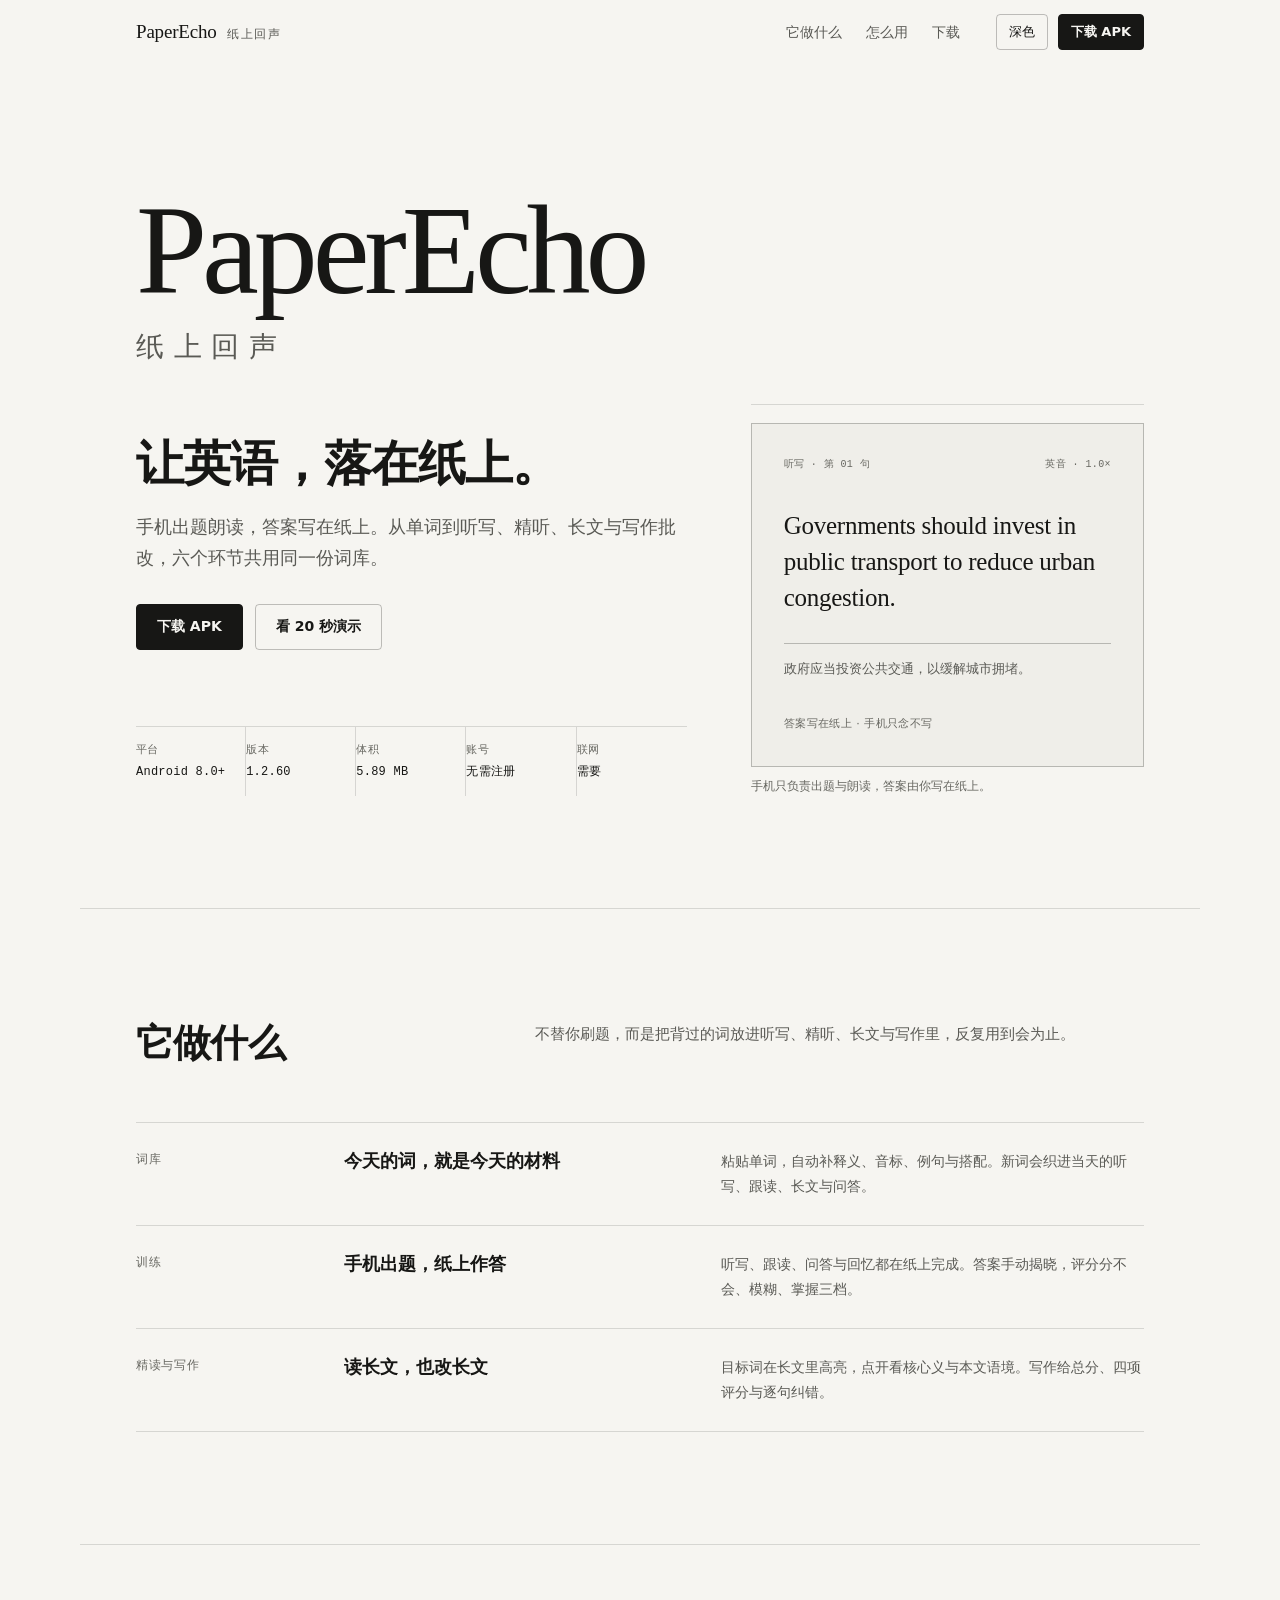
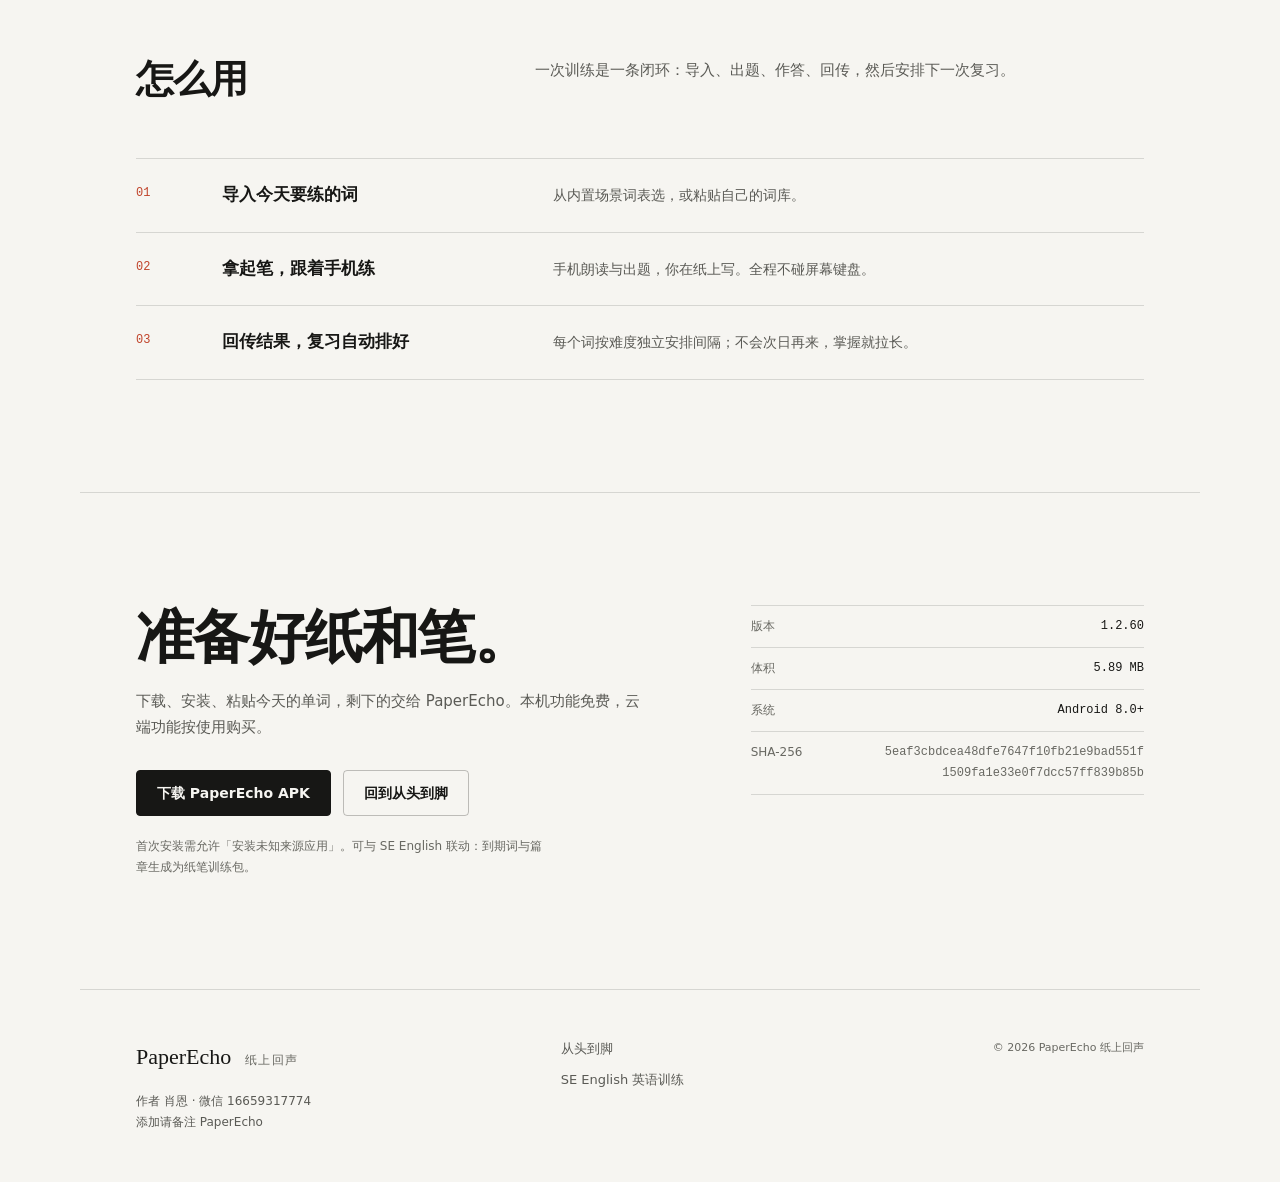
<file: index.html>
<!doctype html>
<html lang="zh-CN">
<head>
<meta charset="utf-8">
<meta name="viewport" content="width=device-width, initial-scale=1">
<title>PaperEcho 纸上回声 · 纸笔备考</title>
<meta name="description" content="手机出题朗读，答案写在纸上。单词、听写、精听、长文与写作批改共用同一份词库。">
<meta name="color-scheme" content="light dark">
<meta name="theme-color" content="#F6F5F1">
<link rel="canonical" href="https://dpenglish-com.github.io/paperecho-site/">
<link rel="icon" href="favicon.svg" type="image/svg+xml">
<meta property="og:type" content="website">
<meta property="og:title" content="PaperEcho 纸上回声 · 纸笔备考">
<meta property="og:description" content="手机出题朗读，答案写在纸上。从单词到听写、精听、长文与写作批改，共用同一份词库。">
<meta property="og:url" content="https://dpenglish-com.github.io/paperecho-site/">
<meta property="og:image" content="https://dpenglish-com.github.io/paperecho-site/assets/og.png">
<meta property="og:image:width" content="1200">
<meta property="og:image:height" content="630">
<meta property="og:image:alt" content="PaperEcho 纸上回声：纸色底上的品牌名与标语「让英语，落在纸上。」，底部标注 Android 8.0+ · 1.2.60 · 5.89 MB。">
<meta property="og:locale" content="zh_CN">
<meta name="twitter:card" content="summary_large_image">
<script>
(function () {
  var t;
  try { t = localStorage.getItem('paperecho-theme'); } catch (e) {}
  if (t !== 'light' && t !== 'dark') {
    t = window.matchMedia && window.matchMedia('(prefers-color-scheme: dark)').matches ? 'dark' : 'light';
  }
  document.documentElement.setAttribute('data-theme', t);
  document.documentElement.classList.add('js');
})();
</script>
<link rel="stylesheet" href="styles.css">
</head>
<body>
<a class="skip" href="#main">跳到主要内容</a>

<header class="site-head" id="top">
  <div class="wrap head-in">
    <a class="brand" href="#top" aria-label="PaperEcho 纸上回声首页">
      <span class="brand-en">PaperEcho</span>
      <span class="brand-cn">纸上回声</span>
    </a>
    <nav class="nav" aria-label="站内导航">
      <a href="#what">它做什么</a>
      <a href="#how">怎么用</a>
      <a href="#download">下载</a>
    </nav>
    <div class="head-actions">
      <button class="theme" id="theme-toggle" type="button">深色</button>
      <a class="btn btn-solid btn-small" href="downloads/PaperEcho.apk" download>下载 APK</a>
    </div>
  </div>
</header>

<main id="main">
  <section class="hero wrap">
    <div class="hero-copy">
      <p class="wordmark-en">PaperEcho</p>
      <h1 class="wordmark-cn">纸上回声</h1>
      <p class="hero-line">让英语，落在纸上。</p>
      <p class="hero-intro">手机出题朗读，答案写在纸上。从单词到听写、精听、长文与写作批改，六个环节共用同一份词库。</p>
      <div class="hero-actions">
        <a class="btn btn-solid" href="downloads/PaperEcho.apk" download>下载 APK</a>
        <button class="btn btn-line" id="film-open" type="button">看 20 秒演示</button>
      </div>
      <dl class="facts">
        <div><dt>平台</dt><dd>Android 8.0+</dd></div>
        <div><dt>版本</dt><dd>1.2.60</dd></div>
        <div><dt>体积</dt><dd>5.89 MB</dd></div>
        <div><dt>账号</dt><dd>无需注册</dd></div>
        <div><dt>联网</dt><dd>需要</dd></div>
      </dl>
    </div>
    <figure class="hero-figure">
      <div class="paper" aria-hidden="true">
        <div class="paper-head"><span>听写 · 第 01 句</span><span>英音 · 1.0×</span></div>
        <p class="paper-en">Governments should invest in public transport to reduce urban congestion.</p>
        <p class="paper-rule"></p>
        <p class="paper-cn">政府应当投资公共交通，以缓解城市拥堵。</p>
        <p class="paper-note">答案写在纸上 · 手机只念不写</p>
      </div>
      <figcaption>手机只负责出题与朗读，答案由你写在纸上。</figcaption>
    </figure>
  </section>

  <section class="section wrap" id="what">
    <header class="section-head">
      <h2>它做什么</h2>
      <p>不替你刷题，而是把背过的词放进听写、精听、长文与写作里，反复用到会为止。</p>
    </header>
    <div class="rows">
      <article class="row">
        <p class="row-k">词库</p>
        <h3>今天的词，就是今天的材料</h3>
        <p>粘贴单词，自动补释义、音标、例句与搭配。新词会织进当天的听写、跟读、长文与问答。</p>
      </article>
      <article class="row">
        <p class="row-k">训练</p>
        <h3>手机出题，纸上作答</h3>
        <p>听写、跟读、问答与回忆都在纸上完成。答案手动揭晓，评分分不会、模糊、掌握三档。</p>
      </article>
      <article class="row">
        <p class="row-k">精读与写作</p>
        <h3>读长文，也改长文</h3>
        <p>目标词在长文里高亮，点开看核心义与本文语境。写作给总分、四项评分与逐句纠错。</p>
      </article>
    </div>
  </section>

  <section class="section wrap" id="how">
    <header class="section-head">
      <h2>怎么用</h2>
      <p>一次训练是一条闭环：导入、出题、作答、回传，然后安排下一次复习。</p>
    </header>
    <ol class="steps">
      <li><span>01</span><h3>导入今天要练的词</h3><p>从内置场景词表选，或粘贴自己的词库。</p></li>
      <li><span>02</span><h3>拿起笔，跟着手机练</h3><p>手机朗读与出题，你在纸上写。全程不碰屏幕键盘。</p></li>
      <li><span>03</span><h3>回传结果，复习自动排好</h3><p>每个词按难度独立安排间隔；不会次日再来，掌握就拉长。</p></li>
    </ol>
  </section>

  <section class="download wrap" id="download">
    <div class="download-copy">
      <h2>准备好纸和笔。</h2>
      <p>下载、安装、粘贴今天的单词，剩下的交给 PaperEcho。本机功能免费，云端功能按使用购买。</p>
      <div class="hero-actions">
        <a class="btn btn-solid" href="downloads/PaperEcho.apk" download>下载 PaperEcho APK</a>
        <a class="btn btn-line" href="https://dpenglish-com.github.io/">回到从头到脚</a>
      </div>
      <p class="small">首次安装需允许「安装未知来源应用」。可与 SE English 联动：到期词与篇章生成为纸笔训练包。</p>
    </div>
    <dl class="download-facts">
      <div><dt>版本</dt><dd>1.2.60</dd></div>
      <div><dt>体积</dt><dd>5.89 MB</dd></div>
      <div><dt>系统</dt><dd>Android 8.0+</dd></div>
      <div><dt>SHA-256</dt><dd class="sha">5eaf3cbdcea48dfe7647f10fb21e9bad551f1509fa1e33e0f7dcc57ff839b85b</dd></div>
    </dl>
  </section>
</main>

<footer class="site-foot wrap">
  <div>
    <p class="foot-brand">PaperEcho <span>纸上回声</span></p>
    <p class="foot-meta">作者 肖恩 · 微信 16659317774<br>添加请备注 PaperEcho</p>
  </div>
  <div class="foot-links">
    <a href="https://dpenglish-com.github.io/">从头到脚</a>
    <a href="https://www.seandictation.site/">SE English 英语训练</a>
  </div>
  <p class="foot-base">© <span id="year">2026</span> PaperEcho 纸上回声</p>
</footer>

<dialog class="film" id="film" aria-labelledby="film-title">
  <div class="film-head">
    <h2 id="film-title">PaperEcho · 20 秒</h2>
    <button class="film-close" id="film-close" type="button">关闭</button>
  </div>
  <video id="film-video" controls preload="none" playsinline poster="assets/video/paperecho-promo-poster.jpg">
    <source src="assets/video/paperecho-promo.mp4" type="video/mp4">
  </video>
</dialog>

<script src="main.js"></script>
</body>
</html>
</file>
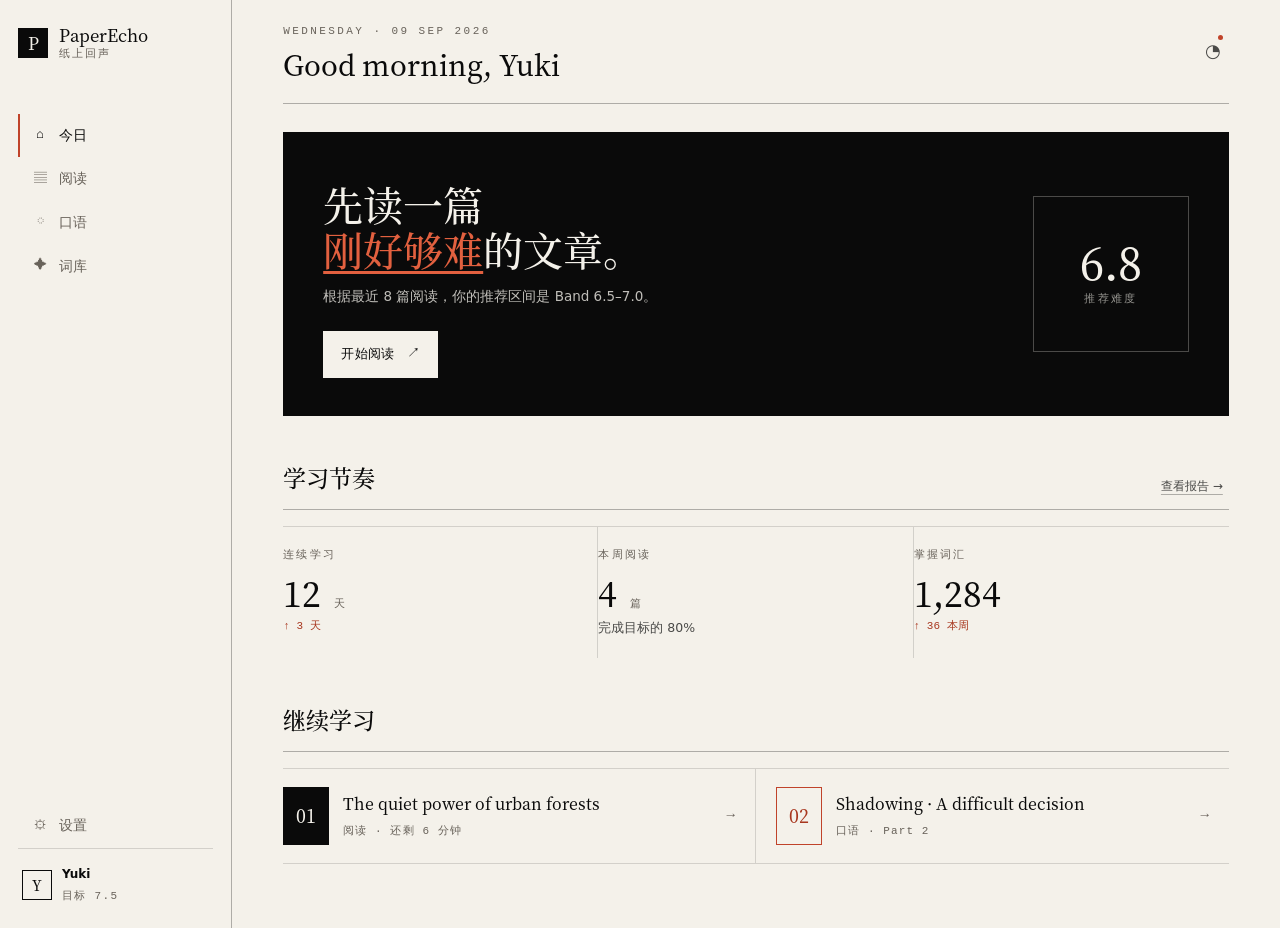
<file: preview.html>
<!doctype html>
<html lang="zh-CN">
<head>
  <meta charset="utf-8">
  <meta name="viewport" content="width=device-width,initial-scale=1">
  <title>PaperEcho · 阅读工作台预览</title>
  <!-- 自托管衬线字体(与主站同一份子集);本页不再引用任何外部字体服务 -->
  <link rel="preload" href="./assets/fonts/paperecho-serif.otf" as="font" type="font/otf" crossorigin>
  <link rel="stylesheet" href="preview.css">
</head>
<body>
  <div class="app-shell">
    <aside class="sidebar">
      <div class="wordmark"><span class="mark">P</span><span>PaperEcho<small>纸上回声</small></span></div>
      <nav>
        <button class="nav-item active" data-screen="home"><span>⌂</span> 今日</button>
        <button class="nav-item" data-screen="library"><span>▤</span> 阅读</button>
        <button class="nav-item" data-screen="speaking"><span>◌</span> 口语</button>
        <button class="nav-item" data-screen="words"><span>✦</span> 词库</button>
      </nav>
      <div class="sidebar-bottom"><button class="nav-item"><span>⚙</span> 设置</button><div class="profile"><div class="avatar">Y</div><div><b>Yuki</b><small>目标 7.5</small></div></div></div>
    </aside>

    <main class="main">
      <header class="topbar"><button class="mobile-menu" id="mobileMenu">☰</button><div><p class="eyebrow">WEDNESDAY · 09 SEP 2026</p><h1 id="screenTitle">Good morning, Yuki</h1></div><button class="icon-button" aria-label="通知">◔<i></i></button></header>

      <section class="screen" id="homeScreen">
        <div class="hero-card">
          <div><h2>先读一篇<br><em>刚好够难</em>的文章。</h2><p>根据最近 8 篇阅读，你的推荐区间是 Band 6.5–7.0。</p><button class="primary" id="startReading">开始阅读 <span>↗</span></button></div>
          <div class="orb"><div class="orb-line"></div><strong>6.8</strong><small>推荐难度</small></div>
        </div>
        <div class="section-head"><div><h3>学习节奏</h3></div><button class="text-button">查看报告 →</button></div>
        <div class="metrics"><article><span>连续学习</span><strong>12 <small>天</small></strong><b class="up">↑ 3 天</b></article><article><span>本周阅读</span><strong>4 <small>篇</small></strong><b>完成目标的 80%</b></article><article><span>掌握词汇</span><strong>1,284</strong><b class="up">↑ 36 本周</b></article></div>
        <div class="section-head"><div><h3>继续学习</h3></div></div>
        <div class="continue-list"><button class="continue-card" data-open="article"><span class="book-cover moss">01</span><span><b>The quiet power of urban forests</b><small>阅读 · 还剩 6 分钟</small></span><span class="arrow">→</span></button><button class="continue-card"><span class="book-cover clay">02</span><span><b>Shadowing · A difficult decision</b><small>口语 · Part 2</small></span><span class="arrow">→</span></button></div>
      </section>

      <section class="screen hidden" id="libraryScreen">
        <div class="library-head"><div><h2>你的阅读</h2></div><button class="primary" id="newReading">＋ 新文章</button></div>
        <div class="filter-row"><button class="filter active">全部</button><button class="filter">未完成</button><button class="filter">已完成</button><span class="filter-spacer"></span><button class="icon-button">⌕</button></div>
        <div class="article-grid"><button class="article-card featured" data-open="article"><div class="article-art forest"><span>FEATURED</span></div><div class="article-info"><div><span class="tag">自然 · Band 6.5</span><span class="duration">8 min</span></div><h3>The quiet power of urban forests</h3><p>城市森林如何改变我们的注意力、情绪与社区关系。</p><div class="progress"><i style="width:68%"></i></div></div></button><button class="article-card"><div class="article-art blue"><span>NEW</span></div><div class="article-info"><div><span class="tag">社会 · Band 7.0</span><span class="duration">11 min</span></div><h3>Why some cities are learning to slow down</h3><p>慢城市运动与现代生活节奏的重新设计。</p><div class="progress"><i style="width:12%"></i></div></div></button><button class="article-card"><div class="article-art sand"><span>DONE</span></div><div class="article-info"><div><span class="tag">科技 · Band 6.0</span><span class="duration">7 min</span></div><h3>The memory we outsource</h3><p>当工具替我们记住一切，我们还记得什么。</p><div class="progress"><i style="width:100%"></i></div></div></button></div>
      </section>

      <section class="screen hidden" id="articleScreen">
        <button class="back-button" id="backToLibrary">← 阅读库</button><div class="article-layout"><article class="reading-column"><div class="article-meta"><span class="tag">自然 · Band 6.5</span><span>约 8 分钟</span></div><h2>The quiet power of<br><em>urban forests</em></h2><p class="dek">城市里的树木不只是风景。越来越多的研究发现，它们正在悄悄改变我们的注意力、情绪与社区关系。</p><div class="article-tools"><button class="tool active">原文</button><button class="tool">译文</button><span></span><button class="tool">Aa</button><button class="tool">•••</button></div><div class="article-body"><p>On a summer afternoon, a pocket of woodland can feel like a different city. The traffic is still there, but it becomes a distant texture rather than the main event.</p><p>Researchers have begun to describe this effect as <mark>soft fascination</mark>: a kind of attention that holds us gently, without demanding that we solve a problem or make a decision.</p><p>That may explain why urban forests matter beyond their environmental benefits. They give people a place to recover their attention, and sometimes, to notice one another again.</p></div></article><aside class="article-aside"><div class="aside-card"><h3>这篇文章对你来说难吗？</h3><p>你的评价会帮助 PaperEcho 找到更适合你的下一篇文章。</p><div class="rating-grid"><button data-rating="1"><b>1</b><small>太简单</small></button><button data-rating="2"><b>2</b><small>偏简单</small></button><button data-rating="3"><b>3</b><small>刚刚好</small></button><button data-rating="4"><b>4</b><small>偏难</small></button><button data-rating="5"><b>5</b><small>太难</small></button></div><div class="rating-result" id="ratingResult">选择一个选项，记录你的真实感受。</div></div><div class="aside-card words-card"><h3>本篇重点词</h3><div class="word-row"><b>fascination</b><span>着迷 · B2</span></div><div class="word-row"><b>recover</b><span>恢复 · B1</span></div><div class="word-row"><b>texture</b><span>质感 · B2</span></div></div></aside></div>
      </section>

      <div class="toast" id="toast">已保存到你的阅读画像</div>
      <nav class="mobile-nav"><button class="active" data-screen="home">⌂<small>今日</small></button><button data-screen="library">▤<small>阅读</small></button><button data-screen="speaking">◌<small>口语</small></button><button data-screen="words">✦<small>词库</small></button></nav>
    </main>
  </div>
  <script src="preview.js"></script>
</body>
</html>
</file>
<file: styles.css>
/* PaperEcho 纸上回声 — 与从头到脚同一套版式：纸面底、细线分区、零阴影。 */

:root {
  --bg: #F6F5F1;
  --bg-veil: rgba(246, 245, 241, .86);
  --surface: #EFEEE9;
  --ink: #171715;
  --ink-2: #5A5A55;
  --ink-3: #686862;
  --hair: rgba(23, 23, 21, .14);
  --hair-2: rgba(23, 23, 21, .26);
  --signal: #171715;
  --on-signal: #F6F5F1;
  --accent: #C0432A;
  --accent-soft: rgba(192, 67, 42, .12);

  --sans: -apple-system, BlinkMacSystemFont, "PingFang SC", "Hiragino Sans GB",
          "Source Han Sans SC", "Noto Sans SC", "Microsoft YaHei", system-ui, sans-serif;
  --serif: ui-serif, "Iowan Old Style", "Palatino Linotype", "Songti SC",
           "Source Han Serif SC", "Noto Serif SC", "Times New Roman", serif;
  --mono: ui-monospace, "SF Mono", SFMono-Regular, Menlo, Consolas, monospace;

  --maxw: 1120px;
  --gutter: clamp(20px, 5vw, 56px);
  --step: clamp(64px, 9vw, 112px);
  --radius: 4px;
  --ease: cubic-bezier(.22, .61, .36, 1);
  --dur: 240ms;
  --reveal: 620ms;
}

:root[data-theme="dark"] {
  --bg: #0E0E0F;
  --bg-veil: rgba(14, 14, 15, .86);
  --surface: #171718;
  --ink: #ECECE8;
  --ink-2: #A8A8A2;
  --ink-3: #85857F;
  --hair: rgba(236, 236, 232, .14);
  --hair-2: rgba(236, 236, 232, .26);
  --signal: #ECECE8;
  --on-signal: #0E0E0F;
  --accent: #E2603F;
  --accent-soft: rgba(226, 96, 63, .14);
}

*, *::before, *::after { box-sizing: border-box; }
html { -webkit-text-size-adjust: 100%; scroll-behavior: smooth; }
body {
  margin: 0; background: var(--bg); color: var(--ink);
  font-family: var(--sans); font-size: 16.5px; line-height: 1.75;
  -webkit-font-smoothing: antialiased;
}
::selection { background: var(--signal); color: var(--on-signal); }
:focus-visible { outline: 2px solid var(--signal); outline-offset: 3px; }
a { color: inherit; text-decoration: none; }
a:hover { text-decoration: underline; text-underline-offset: .2em; text-decoration-thickness: 1px; }
button { font: inherit; color: inherit; }
h1, h2, h3, p, dl, dd, dt, ol, ul, figure { margin: 0; }
ol, ul { padding: 0; list-style: none; }
img, video { display: block; max-width: 100%; }

.wrap { width: 100%; max-width: var(--maxw); margin: 0 auto; padding: 0 var(--gutter); }
.skip { position: absolute; top: 0; left: var(--gutter); z-index: 60; padding: 10px 16px; background: var(--signal); color: var(--on-signal); border-radius: var(--radius); clip-path: inset(50%); transform: translateY(-200%); }
.skip:focus { clip-path: none; transform: none; }

/* 顶栏 */
.site-head {
  position: sticky; top: 0; z-index: 30; background: var(--bg-veil);
  border-bottom: 1px solid transparent; transition: border-color var(--dur) var(--ease);
}
.site-head[data-stuck] { border-bottom-color: var(--hair); }
@supports (backdrop-filter: blur(12px)) { .site-head { backdrop-filter: blur(12px); } }
.head-in { display: flex; align-items: center; gap: 28px; min-height: 64px; }
.brand { display: flex; align-items: baseline; gap: 10px; flex: none; }
.brand-en { font-family: var(--serif); font-size: 19px; font-weight: 500; letter-spacing: -.01em; }
.brand-cn { color: var(--ink-2); font-size: 12px; letter-spacing: .16em; }
.nav { display: flex; gap: 24px; margin-left: auto; color: var(--ink-2); font-size: 14px; }
.nav a:hover { color: var(--ink); text-decoration: none; }
.head-actions { display: flex; align-items: center; gap: 10px; margin-left: 8px; }
.theme, .btn {
  display: inline-flex; align-items: center; justify-content: center;
  min-height: 36px; padding: 0 12px; border: 1px solid var(--hair-2);
  background: transparent; border-radius: var(--radius); font-size: 13px;
  cursor: pointer; transition: background var(--dur) var(--ease), color var(--dur) var(--ease), border-color var(--dur) var(--ease);
}
.theme:hover { border-color: var(--ink-3); }
.btn { min-height: 46px; padding: 0 20px; font-size: 14px; font-weight: 600; }
.btn:hover { text-decoration: none; }
.btn-solid { background: var(--signal); color: var(--on-signal); border-color: var(--signal); }
.btn-solid:hover { background: transparent; color: var(--ink); border-color: var(--ink); }
.btn-line { color: var(--ink); }
.btn-line:hover { border-color: var(--ink); }
.btn-small { min-height: 36px; padding: 0 12px; font-size: 13px; }

/* 首屏 */
.hero { display: grid; grid-template-columns: minmax(0, 7fr) minmax(0, 5fr); gap: clamp(32px, 5vw, 72px); align-items: end; padding-block: clamp(64px, 10vw, 128px) var(--step); }
.wordmark-en { font-family: var(--serif); font-size: clamp(54px, 10vw, 128px); font-weight: 500; line-height: .9; letter-spacing: -.04em; }
.wordmark-cn { margin-top: 14px; font-family: var(--serif); font-size: clamp(20px, 2.2vw, 28px); font-weight: 500; letter-spacing: .34em; color: var(--ink-2); }
.hero-line { margin-top: clamp(36px, 6vw, 64px); max-width: 12em; font-size: clamp(28px, 3.8vw, 48px); line-height: 1.2; font-weight: 600; letter-spacing: -.02em; text-wrap: balance; }
.hero-intro { margin-top: 18px; max-width: 34em; color: var(--ink-2); font-size: clamp(16px, 1.4vw, 18px); }
.hero-actions { display: flex; flex-wrap: wrap; gap: 12px; margin-top: 30px; }
.hero-figure { position: relative; border-top: 1px solid var(--hair); padding-top: 18px; }
.hero-figure img { width: 100%; height: auto; border: 1px solid var(--hair); }
.hero-figure figcaption { margin-top: 10px; color: var(--ink-3); font-size: 12px; line-height: 1.6; }
.paper { padding: clamp(20px, 3vw, 32px); border: 1px solid var(--hair-2); background: var(--surface); }
.paper-head { display: flex; justify-content: space-between; gap: 12px; color: var(--ink-3); font-family: var(--mono); font-size: 10px; letter-spacing: .04em; }
.paper-en { margin-top: 34px; font-family: var(--serif); font-size: clamp(19px, 2vw, 25px); line-height: 1.45; letter-spacing: -.01em; }
.paper-rule { margin-top: 26px; border-top: 1px solid var(--hair-2); }
.paper-cn { margin-top: 14px; color: var(--ink-2); font-size: 13px; }
.paper-note { margin-top: 34px; color: var(--ink-3); font-size: 11px; letter-spacing: .04em; }

.facts { display: grid; grid-template-columns: repeat(5, minmax(0, 1fr)); gap: 0; margin-top: clamp(44px, 7vw, 76px); border-top: 1px solid var(--hair); }
.facts div { padding: 13px 12px 13px 0; border-right: 1px solid var(--hair); }
.facts div:last-child { border-right: 0; }
.facts dt { color: var(--ink-3); font-size: 11px; letter-spacing: .04em; }
.facts dd { margin-top: 3px; font-family: var(--mono); font-size: 12px; letter-spacing: .02em; }

/* 区块 */
.section { padding-block: var(--step); border-top: 1px solid var(--hair); }
.section-head { display: grid; grid-template-columns: minmax(0, 4fr) minmax(0, 7fr); gap: clamp(20px, 4vw, 56px); margin-bottom: clamp(34px, 5vw, 56px); }
.section-head h2 { font-size: clamp(26px, 3vw, 38px); line-height: 1.2; font-weight: 600; letter-spacing: -.02em; }
.section-head p { max-width: 38em; color: var(--ink-2); font-size: 15px; line-height: 1.8; }
.rows { border-top: 1px solid var(--hair); }
.row { display: grid; grid-template-columns: minmax(100px, 2fr) minmax(0, 4fr) minmax(0, 5fr); gap: clamp(16px, 3vw, 40px); padding: 26px 0; border-bottom: 1px solid var(--hair); }
.row-k { color: var(--ink-3); font-size: 12px; letter-spacing: .06em; }
.row h3 { font-size: 18px; line-height: 1.35; font-weight: 600; }
.row p:last-child { color: var(--ink-2); font-size: 14px; line-height: 1.78; }
.steps { border-top: 1px solid var(--hair); }
.steps li { display: grid; grid-template-columns: 3em minmax(140px, 3fr) minmax(0, 6fr); gap: clamp(14px, 3vw, 36px); padding: 24px 0; border-bottom: 1px solid var(--hair); }
.steps span { color: var(--accent); font-family: var(--mono); font-size: 12px; }
.steps h3 { font-size: 17px; line-height: 1.4; font-weight: 600; }
.steps p { color: var(--ink-2); font-size: 14px; }

/* 下载 */
.download { display: grid; grid-template-columns: minmax(0, 7fr) minmax(0, 5fr); gap: clamp(32px, 5vw, 72px); padding-block: var(--step); border-top: 1px solid var(--hair); }
.download h2 { font-size: clamp(30px, 4.6vw, 58px); line-height: 1.12; font-weight: 600; letter-spacing: -.03em; }
.download-copy > p { margin-top: 18px; max-width: 34em; color: var(--ink-2); font-size: 15px; }
.download-copy .small { margin-top: 20px; color: var(--ink-3); font-size: 12px; line-height: 1.7; }
.download-facts { border-top: 1px solid var(--hair); align-self: start; }
.download-facts div { display: flex; justify-content: space-between; gap: 18px; padding: 10px 0; border-bottom: 1px solid var(--hair); }
.download-facts dt { color: var(--ink-3); font-size: 12px; }
.download-facts dd { font-family: var(--mono); font-size: 12px; text-align: right; overflow-wrap: anywhere; }
.download-facts .sha { max-width: 22em; color: var(--ink-3); }

/* 页脚 */
.site-foot { display: grid; grid-template-columns: minmax(0, 5fr) minmax(0, 5fr) minmax(0, 2fr); gap: 28px; padding-top: 48px; padding-bottom: 48px; border-top: 1px solid var(--hair); align-items: start; }
.foot-brand { font-family: var(--serif); font-size: 22px; font-weight: 500; }
.foot-brand span { color: var(--ink-3); font-family: var(--sans); font-size: 12px; letter-spacing: .12em; margin-left: 8px; }
.foot-meta { margin-top: 14px; color: var(--ink-2); font-size: 12px; line-height: 1.8; }
.foot-links { display: grid; gap: 8px; font-size: 13px; }
.foot-links a { color: var(--ink-2); }
.foot-base { color: var(--ink-3); font-size: 11px; text-align: right; }

/* 影片 */
.film { width: min(100% - 32px, 960px); padding: 0; border: 1px solid var(--hair-2); border-radius: var(--radius); background: var(--bg); color: var(--ink); }
.film::backdrop { background: rgba(0, 0, 0, .62); }
.film-head { display: flex; align-items: center; justify-content: space-between; gap: 16px; padding: 14px 16px; border-bottom: 1px solid var(--hair); }
.film-head h2 { font-size: 14px; font-weight: 600; }
.film-close { border: 0; background: transparent; color: var(--ink-3); font-size: 12px; cursor: pointer; }
.film-close:hover { color: var(--ink); }
.film video { width: 100%; height: auto; background: #000; }

/* 入场 */
.js .reveal { opacity: 0; transform: translateY(12px); transition: opacity var(--reveal) var(--ease), transform var(--reveal) var(--ease); }
.js .reveal.shown { opacity: 1; transform: none; }

@media (max-width: 900px) {
  .hero, .download { grid-template-columns: 1fr; }
  .hero { align-items: start; }
  .hero-figure { max-width: 560px; }
  .facts { grid-template-columns: repeat(3, 1fr); }
  .facts div:nth-child(3) { border-right: 0; }
  .facts div:nth-child(n+4) { border-top: 1px solid var(--hair); }
  .row { grid-template-columns: 1fr; gap: 6px; }
  .steps li { grid-template-columns: 2.4em 1fr; }
  .steps p { grid-column: 2; }
  .site-foot { grid-template-columns: 1fr 1fr; }
  .foot-base { grid-column: 1 / -1; text-align: left; }
}
@media (max-width: 700px) {
  .nav { display: none; }
  /* 品牌保留中英文全名：此断点下导航与下载按钮已隐藏，390px 的品牌行约 155px，
     可用宽度 350px 放得下，所以 `.brand-cn` 不隐藏。 */
  .head-actions { margin-left: auto; }
  .head-actions .btn { display: none; }
  .section-head { grid-template-columns: 1fr; gap: 10px; }
  .hero-line { font-size: 30px; }
  .facts { grid-template-columns: 1fr 1fr; }
  .facts div:nth-child(2n) { border-right: 0; }
  .facts div:nth-child(n+3) { border-top: 1px solid var(--hair); }
  .site-foot { grid-template-columns: 1fr; }
  .foot-base { grid-column: auto; }
  .download-facts dd { max-width: 60%; }
}
@media (prefers-reduced-motion: reduce) {
  html { scroll-behavior: auto; }
  *, *::before, *::after { animation-duration: 1e-05s !important; transition-duration: 1e-05s !important; }
  .js .reveal { opacity: 1; transform: none; }
}
</file>
<file: preview.css>
/* =========================================================================
   PaperEcho · 阅读工作台预览(桌面形态示意)
   与主站、App 同一套 INK 语言:墨与纸、唯一强调色、直角、零阴影、1px 细线、
   衬线标题 + 等宽数据。
   注意:这里不再 @import 任何外部字体(旧的 Google Fonts 引用既违反站点
   「零依赖」,在国内也基本加载不出来),改用与主站同一份自托管思源宋体子集。
   ========================================================================= */

@font-face {
  font-family: "PaperEcho Serif";
  src: url("./assets/fonts/paperecho-serif.otf") format("opentype");
  font-weight: 400 700;
  font-style: normal;
  font-display: swap;
}

:root {
  --paper: #F4F1EA;
  --paper-2: #E7E1D4;
  --paper-3: #DBD4C5;
  --ink: #0A0A0A;
  --ink-2: #4A4A48;
  --ink-3: #68625A;             /* 与主站一致:三级文字也要过 4.5:1 */
  --hair: rgba(10, 10, 10, .14);
  --hair-2: rgba(10, 10, 10, .30);
  --accent: #C0432A;            /* 面积色 */
  --accent-text: #A8371F;       /* 小号朱红文字 */
  --accent-on-ink: #E2603F;
  --on-accent: #FFFFFF;         /* 强调色底上的文字:浅色模式用白 */
  --on-ink: #F4F1EA;
  --on-ink-2: rgba(244, 241, 234, .78);
  --on-ink-3: rgba(244, 241, 234, .60);
  --hair-on-ink: rgba(244, 241, 234, .18);
  --hair-on-ink-2: rgba(244, 241, 234, .28);
  --sans: -apple-system, BlinkMacSystemFont, "PingFang SC", "Hiragino Sans GB", "Microsoft YaHei", Inter, system-ui, "Segoe UI", Roboto, sans-serif;
  --serif: "PaperEcho Serif", "Songti SC", "Source Han Serif SC", "Noto Serif SC", "SimSun", Georgia, "Times New Roman", serif;
  --mono: ui-monospace, "SF Mono", SFMono-Regular, Menlo, Consolas, "Liberation Mono", monospace;
}

/* 与主站同一套暗色反转:预览页此前没有暗色模式,系统切暗色时它会一直亮着 */
@media (prefers-color-scheme: dark) {
  :root {
    --paper: #0C0C0C;
    --paper-2: #1A1918;
    --paper-3: #242320;
    --ink: #F2F0EA;
    --ink-2: #B9B5AC;
    --ink-3: #918C84;
    --hair: rgba(242, 240, 234, .18);
    --hair-2: rgba(242, 240, 234, .34);
    --accent: #E76B4A;
    --accent-text: #E76B4A;
    --accent-on-ink: #A8371F;
    --on-accent: #0C0C0C;         /* 暗色模式强调色变亮,文字必须翻成近黑 */
    --on-ink: #0C0C0C;
    --on-ink-2: rgba(12, 12, 12, .78);
    --on-ink-3: rgba(12, 12, 12, .62);
    --hair-on-ink: rgba(12, 12, 12, .16);
    --hair-on-ink-2: rgba(12, 12, 12, .30);
  }
}

* { box-sizing: border-box; }

body {
  margin: 0;
  background: var(--paper);
  color: var(--ink);
  font-family: var(--sans);
  font-size: 14px;
  line-height: 1.6;
  -webkit-font-smoothing: antialiased;
}
button { font: inherit; color: inherit; border: 0; background: none; cursor: pointer; }
.hidden { display: none !important; }

/* ---------------------------- 外壳 ---------------------------- */
.app-shell { display: flex; min-height: 100vh; }

.sidebar {
  width: 232px;
  flex: 0 0 auto;
  border-right: 1px solid var(--hair-2);
  padding: 26px 18px 22px;
  display: flex;
  flex-direction: column;
}
.wordmark { display: flex; align-items: center; gap: 11px; }
.wordmark .mark {
  width: 30px; height: 30px;
  display: grid; place-items: center;
  background: var(--ink);
  color: var(--paper);
  font-family: var(--serif);
  font-size: 17px;
}
.wordmark > span:last-child {
  font-family: var(--serif);
  font-size: 17px;
  line-height: 1.1;
}
.wordmark small {
  display: block;
  font-family: var(--mono);
  font-size: 11px;
  letter-spacing: .18em;
  color: var(--ink-3);
  margin-top: 3px;
}

.sidebar nav { display: grid; gap: 0; margin-top: 54px; }
.nav-item {
  display: flex;
  align-items: center;
  gap: 11px;
  padding: 11px 12px;
  text-align: left;
  font-size: 13.5px;
  color: var(--ink-3);
  border-left: 2px solid transparent;
}
.nav-item span { width: 16px; text-align: center; font-family: var(--mono); font-size: 13px; }
.nav-item:hover { color: var(--ink); }
.nav-item.active { color: var(--ink); border-left-color: var(--accent); }

.sidebar-bottom { margin-top: auto; }
.profile {
  display: flex; gap: 10px; align-items: center;
  padding: 16px 4px 0;
  border-top: 1px solid var(--hair);
  font-size: 12px;
}
.profile small { display: block; font-family: var(--mono); font-size: 11px; letter-spacing: .12em; color: var(--ink-3); margin-top: 4px; }
.avatar {
  width: 30px; height: 30px;
  display: grid; place-items: center;
  border: 1px solid var(--ink);
  font-family: var(--serif);
  font-size: 14px;
}

.main { flex: 1; min-width: 0; padding: 0 clamp(20px, 4vw, 56px) 64px; }

/* ---------------------------- 顶栏 ---------------------------- */
.topbar {
  height: 104px;
  display: flex;
  align-items: center;
  justify-content: space-between;
  gap: 16px;
  border-bottom: 1px solid var(--hair-2);
}
.eyebrow, .kicker {
  font-family: var(--mono);
  font-size: 11px;
  letter-spacing: .22em;
  text-transform: uppercase;
  color: var(--ink-3);
  margin: 0;
}
.topbar h1 {
  font-family: var(--serif);
  font-weight: 400;
  font-size: clamp(22px, 2.2vw, 28px);
  line-height: 1.15;
  margin: 8px 0 0;
}
.icon-button { position: relative; font-size: 18px; color: var(--ink-2); padding: 8px; }
.icon-button i {
  position: absolute; right: 6px; top: 6px;
  width: 5px; height: 5px; border-radius: 50%;
  background: var(--accent);
}
.mobile-menu { display: none; }

.screen { max-width: 1080px; margin: 0 auto; padding-top: 28px; }

/* ---------------------------- 首页 ---------------------------- */
.hero-card {
  background: var(--ink);
  color: var(--paper);
  padding: 38px 40px;
  display: flex;
  align-items: center;
  justify-content: space-between;
  gap: 32px;
  min-height: 260px;
}
.hero-card .eyebrow, .hero-card .kicker { color: var(--on-ink-3); }
.hero-card h2 {
  font-family: var(--serif);
  font-weight: 400;
  font-size: clamp(28px, 3.4vw, 40px);
  line-height: 1.12;
  margin: 12px 0 14px;
}
.hero-card h2 em {
  font-style: normal;
  /* 卡片底是 var(--ink)：浅色模式是墨底，暗色模式翻成纸底。
     所以这里的文字必须走 --accent-on-ink（墨底专用朱红），
     用 --accent-text 会在暗色模式下变成「浅底浅字」，实测 2.79:1。 */
  color: var(--accent-on-ink);
  text-decoration: underline;
  text-decoration-color: var(--accent-on-ink);
  text-decoration-thickness: 3px;
  text-underline-offset: .12em;
}
.hero-card p { color: var(--on-ink-2); max-width: 42ch; font-size: 13.5px; margin: 0 0 24px; }
.primary {
  background: var(--paper);
  color: var(--ink);
  padding: 13px 18px;
  font-size: 13px;
  letter-spacing: .03em;
  display: inline-flex;
  align-items: center;
  gap: 12px;
}
.primary:hover { background: var(--accent); color: var(--on-accent); }
.primary span { font-family: var(--mono); }

.orb {
  flex: 0 0 auto;
  width: 156px; height: 156px;
  border: 1px solid var(--hair-on-ink-2);
  display: grid;
  place-content: center;
  text-align: center;
}
.orb strong { font-family: var(--serif); font-size: 44px; line-height: 1; color: var(--paper); font-weight: 400; }
.orb small { display: block; margin-top: 8px; font-family: var(--mono); font-size: 11px; letter-spacing: .2em; color: var(--on-ink-3); }
.orb-line { display: none; }

.section-head, .library-head {
  display: flex;
  align-items: flex-end;
  justify-content: space-between;
  gap: 16px;
  margin: 38px 0 16px;
  padding-bottom: 12px;
  border-bottom: 1px solid var(--hair-2);
}
.section-head h3, .library-head h2 {
  font-family: var(--serif);
  font-weight: 400;
  font-size: clamp(19px, 1.9vw, 23px);
  margin: 6px 0 0;
}
.text-button { font-size: 12px; color: var(--ink-2); text-decoration: underline; text-underline-offset: 4px; text-decoration-color: var(--hair-2); }
.text-button:hover { color: var(--accent-text); }

.metrics { display: grid; grid-template-columns: repeat(3, minmax(0, 1fr)); gap: 0; border-top: 1px solid var(--hair); }
.metrics article { padding: 20px 20px 20px 0; border-right: 1px solid var(--hair); }
.metrics article:last-child { border-right: 0; }
.metrics span { display: block; font-family: var(--mono); font-size: 11px; letter-spacing: .2em; text-transform: uppercase; color: var(--ink-3); }
.metrics strong { display: block; font-family: var(--serif); font-weight: 400; font-size: 34px; line-height: 1.1; margin: 10px 0 6px; }
.metrics strong small { font-family: var(--mono); font-size: 11px; color: var(--ink-3); margin-left: 4px; }
.metrics b { display: block; font-weight: 400; font-size: 12.5px; color: var(--ink-2); }
.metrics .up { color: var(--accent-text); font-family: var(--mono); font-size: 11px; }

.continue-list { display: grid; grid-template-columns: repeat(2, minmax(0, 1fr)); gap: 0; border-top: 1px solid var(--hair); }
.continue-card {
  display: flex;
  align-items: center;
  gap: 14px;
  text-align: left;
  padding: 18px 20px 18px 0;
  border-bottom: 1px solid var(--hair);
}
.continue-card:nth-child(odd) { border-right: 1px solid var(--hair); }
.continue-card:nth-child(even) { padding-left: 20px; }
.continue-card:hover { background: var(--paper-2); }
.book-cover {
  flex: 0 0 auto;
  width: 46px; height: 58px;
  display: grid; place-items: center;
  font-family: var(--serif);
  font-size: 18px;
  border: 1px solid var(--ink);
}
.book-cover.moss { background: var(--ink); color: var(--paper); }
.book-cover.clay { background: var(--paper); color: var(--accent-text); border-color: var(--accent); }
.continue-card b { display: block; font-family: var(--serif); font-weight: 400; font-size: 16px; }
.continue-card small { display: block; font-family: var(--mono); font-size: 11px; letter-spacing: .1em; color: var(--ink-3); margin-top: 6px; }
.arrow { margin-left: auto; font-family: var(--mono); color: var(--ink-3); }

/* ---------------------------- 阅读库 ---------------------------- */
.filter-row { display: flex; align-items: center; gap: 8px; margin-bottom: 22px; flex-wrap: wrap; }
.filter { padding: 8px 12px; border: 1px solid var(--hair-2); font-size: 12px; color: var(--ink-2); }
.filter:hover { color: var(--ink); border-color: var(--ink); }
.filter.active { background: var(--ink); border-color: var(--ink); color: var(--paper); }
.filter-spacer { flex: 1; }

.article-grid { display: grid; grid-template-columns: repeat(3, minmax(0, 1fr)); gap: 0; border-top: 1px solid var(--hair); }
.article-card {
  text-align: left;
  padding: 20px 20px 22px;
  border-bottom: 1px solid var(--hair);
  border-right: 1px solid var(--hair);
}
.article-card:nth-child(3n) { border-right: 0; }
.article-card:hover { background: var(--paper-2); }
.article-art {
  height: 96px;
  display: flex;
  align-items: flex-end;
  font-family: var(--mono);
  font-size: 11px;
  letter-spacing: .2em;
  text-transform: uppercase;
  color: var(--ink-3);
  border: 1px solid var(--hair);
  padding: 12px;
  margin-bottom: 16px;
}
.article-art.forest { background: var(--ink); color: var(--paper); }
.article-art.blue { background: var(--paper-3); color: var(--ink-2); }
.article-art.sand { background: var(--paper-2); color: var(--ink-2); }
.article-info > div:first-child { display: flex; justify-content: space-between; gap: 8px; align-items: baseline; }
.tag, .duration { font-family: var(--mono); font-size: 11px; letter-spacing: .12em; }
.tag { color: var(--accent-text); }
.duration { color: var(--ink-3); }
.article-info h3 { font-family: var(--serif); font-weight: 400; font-size: 19px; line-height: 1.25; margin: 11px 0 8px; }
.article-info p { font-size: 12.5px; color: var(--ink-2); line-height: 1.6; min-height: 38px; }
.progress { height: 1px; background: var(--hair-2); margin-top: 16px; position: relative; }
.progress i { display: block; height: 3px; margin-top: -1px; background: var(--ink); }
.featured { outline: 1px solid var(--accent); outline-offset: -1px; }

/* ---------------------------- 文章页 ---------------------------- */
.back-button { font-size: 12px; color: var(--ink-2); margin: 4px 0 22px; text-decoration: underline; text-underline-offset: 4px; text-decoration-color: var(--hair-2); }
.back-button:hover { color: var(--accent-text); }

.article-layout { display: grid; grid-template-columns: minmax(0, 1fr) 300px; gap: clamp(28px, 4vw, 64px); }
.reading-column { max-width: 660px; }
.article-meta {
  display: flex; justify-content: space-between; gap: 10px; align-items: baseline;
  font-family: var(--mono); font-size: 11px; letter-spacing: .12em; color: var(--ink-3);
  border-bottom: 1px solid var(--hair-2);
  padding-bottom: 14px;
}
.reading-column h2 {
  font-family: var(--serif);
  font-weight: 400;
  font-size: clamp(30px, 3.6vw, 44px);
  line-height: 1.12;
  margin: 28px 0 18px;
}
.dek { font-size: 15.5px; color: var(--ink-2); line-height: 1.75; max-width: 46em; }
.article-tools {
  display: flex;
  gap: 6px;
  align-items: center;
  border-top: 1px solid var(--hair-2);
  border-bottom: 1px solid var(--hair-2);
  padding: 12px 0;
  margin: 26px 0;
}
.article-tools span { flex: 1; }
.tool { font-size: 11.5px; color: var(--ink-3); padding: 6px 8px; }
.tool:hover { color: var(--ink); }
.tool.active { color: var(--ink); box-shadow: inset 0 -2px 0 var(--accent); }

.article-body { font-family: var(--serif); font-size: 17.5px; line-height: 1.85; color: var(--ink); }
.article-body p { margin: 0 0 20px; }
.article-body mark { background: transparent; color: var(--ink); font-weight: 600; box-shadow: inset 0 -1px 0 var(--ink); padding: 0 2px; }

.article-aside { min-width: 0; }
.aside-card { border: 1px solid var(--hair-2); padding: 18px; margin-bottom: 14px; }
.aside-card h3 { font-family: var(--serif); font-weight: 400; font-size: 17px; line-height: 1.3; margin: 10px 0 8px; }
.aside-card p { font-size: 12.5px; color: var(--ink-2); line-height: 1.65; }

.rating-grid { display: grid; grid-template-columns: repeat(5, minmax(0, 1fr)); border: 1px solid var(--hair-2); margin-top: 16px; }
.rating-grid button { padding: 9px 2px; border-right: 1px solid var(--hair-2); font-size: 12px; color: var(--ink-3); }
.rating-grid button:last-child { border-right: 0; }
.rating-grid button:hover { color: var(--ink); }
.rating-grid button.selected { background: var(--ink); color: var(--paper); }
.rating-grid b { display: block; font-family: var(--mono); font-size: 11px; font-weight: 400; }
.rating-grid small { display: block; font-size: 11px; margin-top: 3px; }
.rating-result { font-size: 11.5px; color: var(--ink-3); margin-top: 12px; line-height: 1.6; }

.words-card h3 { margin-bottom: 12px; }
.word-row {
  display: flex; justify-content: space-between; gap: 10px;
  border-top: 1px solid var(--hair);
  padding: 10px 0;
  font-family: var(--serif);
  font-size: 14px;
}
.word-row span { font-family: var(--mono); font-size: 11px; color: var(--ink-3); align-self: center; }

/* ---------------------------- 提示条 ---------------------------- */
.toast {
  position: fixed;
  left: 50%;
  bottom: 26px;
  transform: translate(-50%, 14px);
  background: var(--ink);
  color: var(--paper);
  padding: 12px 18px;
  font-size: 12.5px;
  opacity: 0;
  pointer-events: none;
  transition: opacity .22s ease, transform .22s ease;
}
.toast.show { opacity: 1; transform: translate(-50%, 0); }

.mobile-nav { display: none; }

/* ---------------------------- 响应式 ---------------------------- */
@media (max-width: 980px) {
  .article-layout { grid-template-columns: minmax(0, 1fr); }
  .article-grid { grid-template-columns: repeat(2, minmax(0, 1fr)); }
  .article-card:nth-child(3n) { border-right: 1px solid var(--hair); }
  .article-card:nth-child(2n) { border-right: 0; }
}

@media (max-width: 850px) {
  .sidebar {
    display: none;
    position: fixed;
    z-index: 20;
    inset: 0 auto 0 0;
    width: 250px;
    background: var(--paper);
    border-right: 1px solid var(--hair-2);
  }
  .sidebar.open { display: flex; }
  .main { padding: 0 20px 90px; }
  .topbar { height: 84px; }
  .mobile-menu { display: block; font-size: 18px; color: var(--ink-2); margin-right: 12px; }
  .topbar > div { flex: 1; }
  .hero-card { flex-direction: column; align-items: flex-start; padding: 28px 22px; }
  .orb { width: 120px; height: 120px; align-self: flex-end; }
  .orb strong { font-size: 34px; }
  .metrics { grid-template-columns: minmax(0, 1fr); }
  .metrics article { border-right: 0; border-bottom: 1px solid var(--hair); }
  .continue-list { grid-template-columns: minmax(0, 1fr); }
  .continue-card:nth-child(odd) { border-right: 0; }
  .continue-card:nth-child(even) { padding-left: 0; }
  .article-grid { grid-template-columns: minmax(0, 1fr); }
  .article-card { border-right: 0 !important; }
  .mobile-nav {
    display: flex;
    position: fixed;
    z-index: 5;
    left: 12px; right: 12px; bottom: 12px;
    justify-content: space-around;
    background: var(--paper);
    border: 1px solid var(--hair-2);
    padding: 6px;
  }
  .mobile-nav button { padding: 6px 14px; font-family: var(--mono); font-size: 14px; color: var(--ink-3); }
  .mobile-nav button.active { background: var(--ink); color: var(--paper); }
  .mobile-nav small { display: block; font-size: 11px; margin-top: 3px; }
}
</file>
